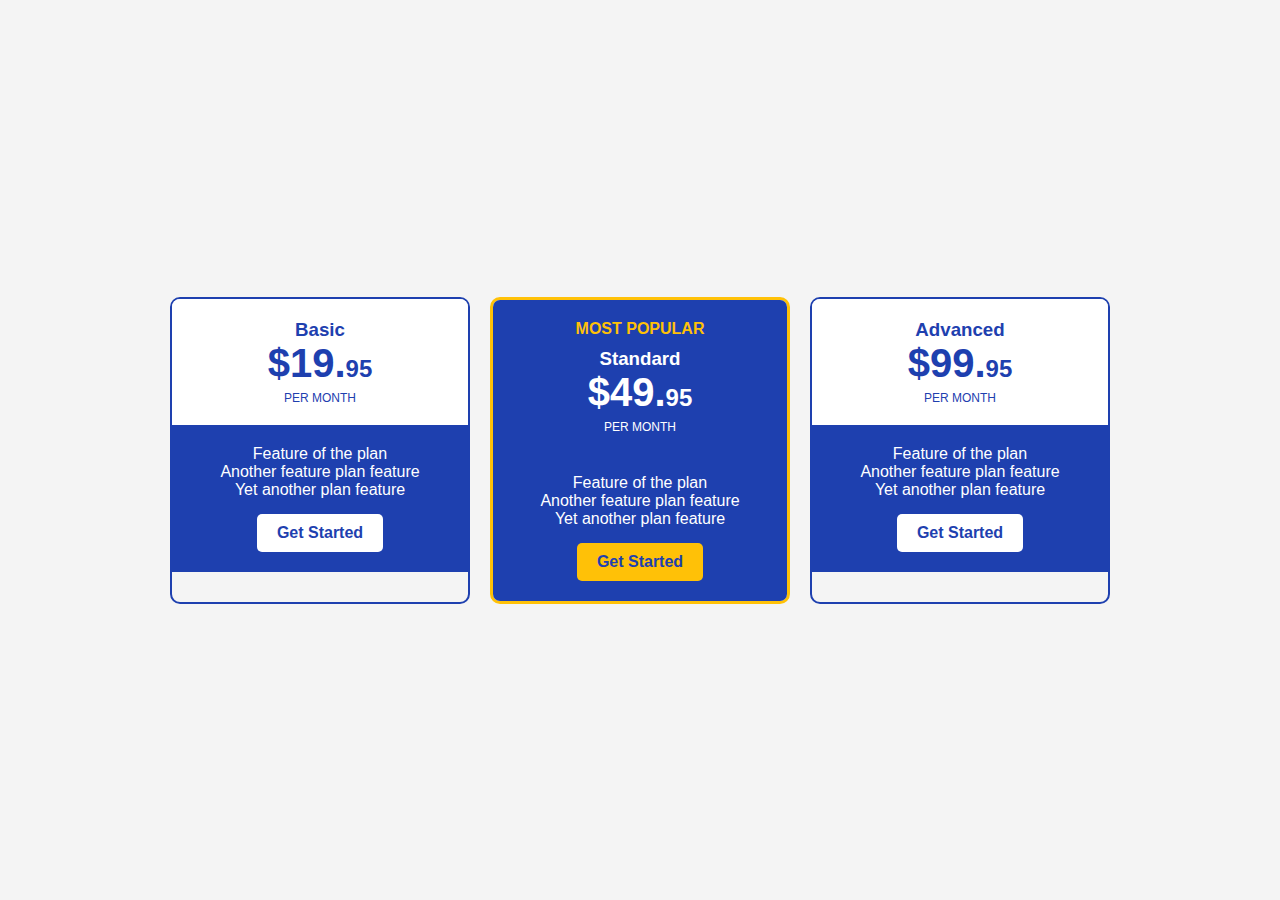
<file: WebTech/HTML/Week1/Tasks/Card/card.html>
<!DOCTYPE html>
<html lang="en">
<head>
    <meta charset="UTF-8">
    <meta name="viewport" content="width=device-width, initial-scale=1.0">
    <title>Pricing Plans</title>
    <link rel="stylesheet" href="styles.css">
</head>
<body>
    <div class="container">
        <div class="pricing-wrapper">
            <!-- Basic Plan -->
            <div class="pricing-card border-blue">
                <div class="pricing-header white-bg blue-text">
                    <h3>Basic</h3>
                    <p class="price">$19.<span class="small-text">95</span></p>
                    <p class="per-month">Per Month</p>
                </div>
                <div class="pricing-body blue-bg white-text">
                    <p>Feature of the plan</p>
                    <p>Another feature plan feature</p>
                    <p>Yet another plan feature</p>
                    <button class="pricing-button white-bg blue-text">Get Started</button>
                </div>
            </div>

            <!-- Standard Plan -->
            <div class="pricing-card popular">
                <div class="pricing-header blue-bg white-text">
                    <p class="popular-text">Most Popular</p>
                    <h3>Standard</h3>
                    <p class="price">$49.<span class="small-text">95</span></p>
                    <p class="per-month">Per Month</p>
                </div>
                <div class="pricing-body blue-bg white-text">
                    <p>Feature of the plan</p>
                    <p>Another feature plan feature</p>
                    <p>Yet another plan feature</p>
                    <button class="pricing-button yellow-bg blue-text">Get Started</button>
                </div>
            </div>

            <!-- Advanced Plan -->
            <div class="pricing-card border-blue">
                <div class="pricing-header white-bg blue-text">
                    <h3>Advanced</h3>
                    <p class="price">$99.<span class="small-text">95</span></p>
                    <p class="per-month">Per Month</p>
                </div>
                <div class="pricing-body blue-bg white-text">
                    <p>Feature of the plan</p>
                    <p>Another feature plan feature</p>
                    <p>Yet another plan feature</p>
                    <button class="pricing-button white-bg blue-text">Get Started</button>
                </div>
            </div>
        </div>
    </div>
</body>
</html>
</file>
<file: WebTech/HTML/Week1/Tasks/Card/styles.css>
* {
    margin: 0;
    padding: 0;
    box-sizing: border-box;
    font-family: Arial, sans-serif;
    text-align: center;
}

.container {
    display: flex;
    justify-content: center;
    align-items: center;
    min-height: 100vh;
    background-color: #f4f4f4;
}

.pricing-wrapper {
    display: flex;
    flex-wrap: wrap;
    gap: 20px;
    justify-content: center;
    width: 90%;
    max-width: 1200px;
}

.pricing-card {
    width: 300px;
    border-radius: 10px;
    overflow: hidden;
    text-align: center;
    border: 2px solid transparent;
}

.border-blue {
    border-color: #1e40af;
}

.pricing-header {
    padding: 20px;
}

.white-bg {
    background-color: white;
}

.blue-text {
    color: #1e40af;
}

.price {
    font-size: 40px;
    font-weight: bold;
}

.small-text {
    font-size: 24px;
}

.per-month {
    font-size: 12px;
    text-transform: uppercase;
    margin-top: 5px;
}

.pricing-body {
    padding: 20px;
}

.blue-bg {
    background-color: #1e40af;
}

.white-text {
    color: white;
}

.popular {
    border: 3px solid #ffc107;
}

.popular-text {
    color: #ffc107;
    font-weight: bold;
    text-transform: uppercase;
    margin-bottom: 10px;
}

.pricing-button {
    margin-top: 15px;
    padding: 10px 20px;
    border: none;
    border-radius: 5px;
    font-size: 16px;
    font-weight: bold;
    cursor: pointer;
    transition: 0.3s;
}

.white-bg {
    background-color: white;
}

.yellow-bg {
    background-color: #ffc107;
}

.pricing-button:hover {
    background-color: #0a2463;
    color: white;
}
</file>
